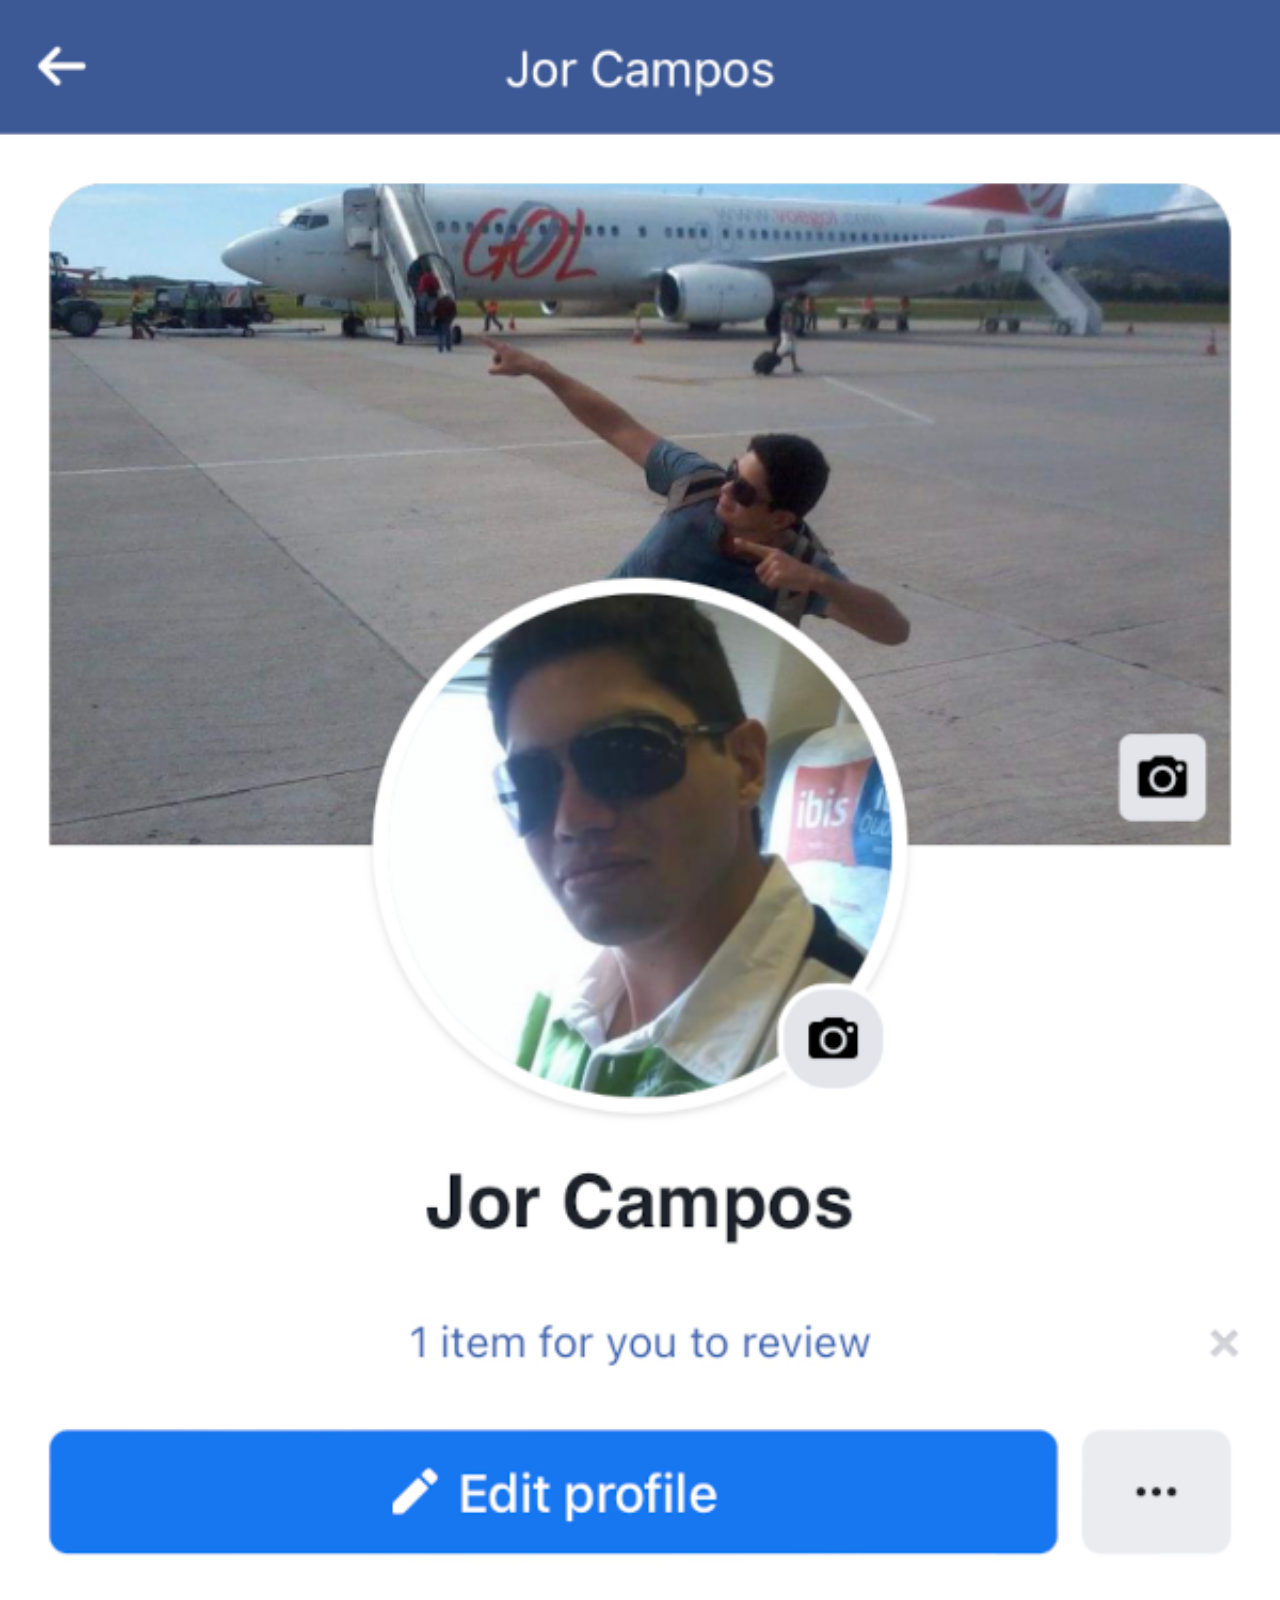
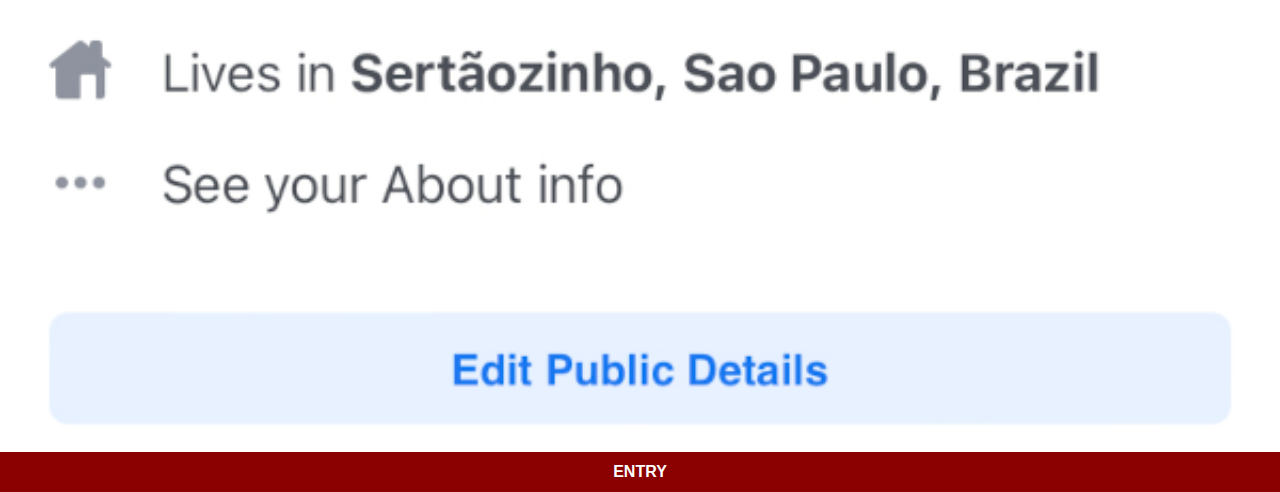
<file: face.html>
<!DOCTYPE html>
<html lang="pt-br">
<head>
    <meta charset="UTF-8">
    <meta http-equiv="X-UA-Compatible" content="IE=edge">
    <meta name="viewport" content="width=device-width, initial-scale=1.0">
    <title>Facebook</title>
    <link rel="stylesheet" href="social.css">
</head>
<body>
    <img src="imagens/face tela2.png" alt="">
    <a href="https://www.facebook.com/jor.campos.35/" target="_blank">ENTRY</a>
</body>
</html>
</file>
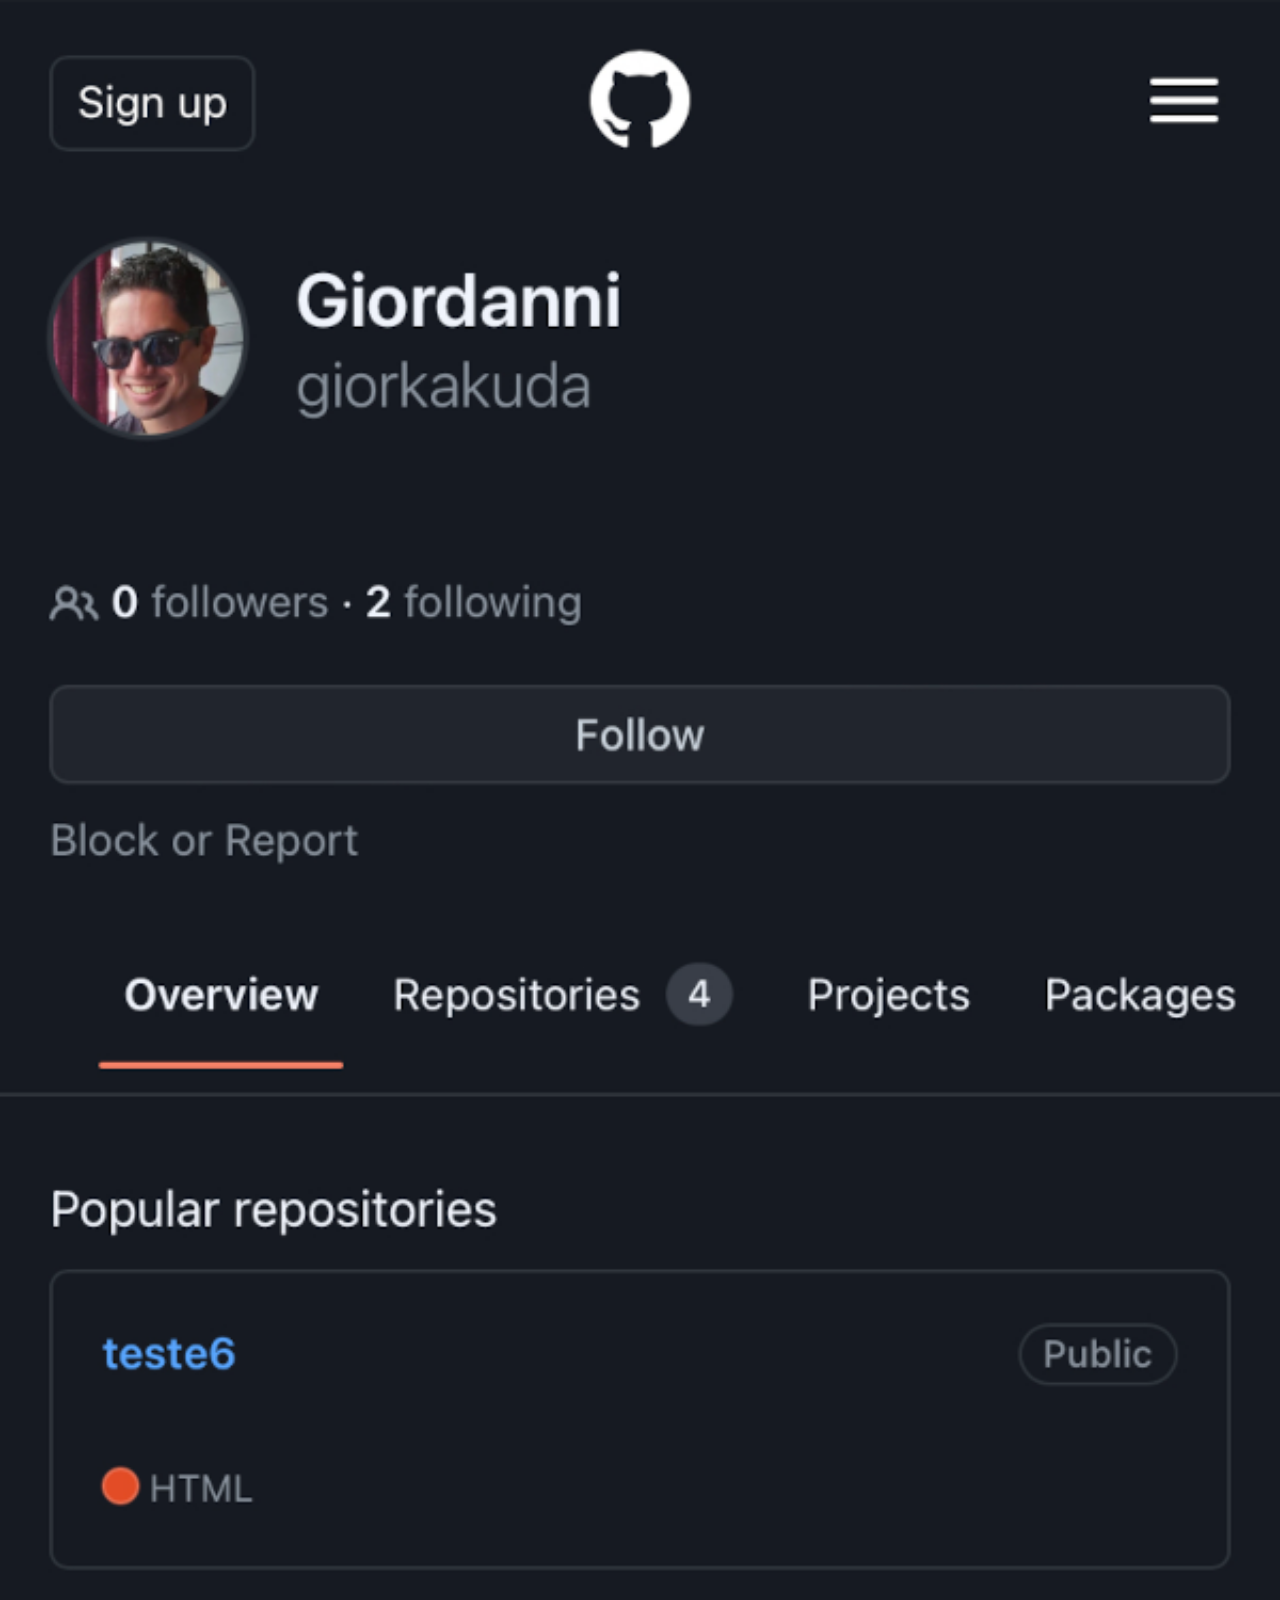
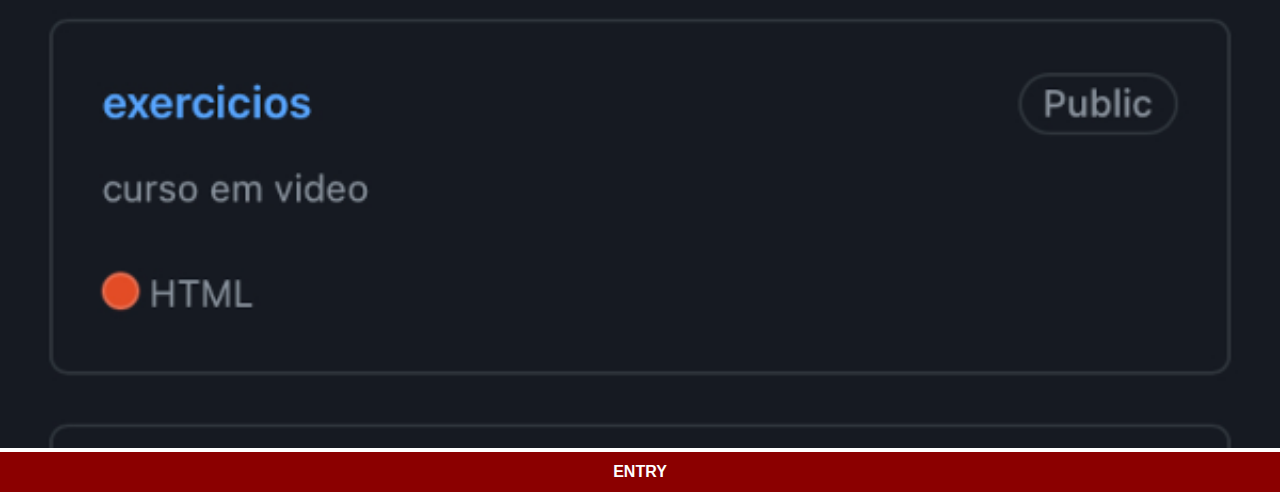
<file: github.html>
<!DOCTYPE html>
<html lang="pt-br">
<head>
    <meta charset="UTF-8">
    <meta http-equiv="X-UA-Compatible" content="IE=edge">
    <meta name="viewport" content="width=device-width, initial-scale=1.0">
    <title>Github</title>
    <link rel="stylesheet" href="social.css">
</head>
<body>
    <img src="imagens/github tela2.png" alt="Github">
    <a href="https://github.com/giorkakuda" target="_blank">ENTRY</a>
    
</body>
</html>
</file>
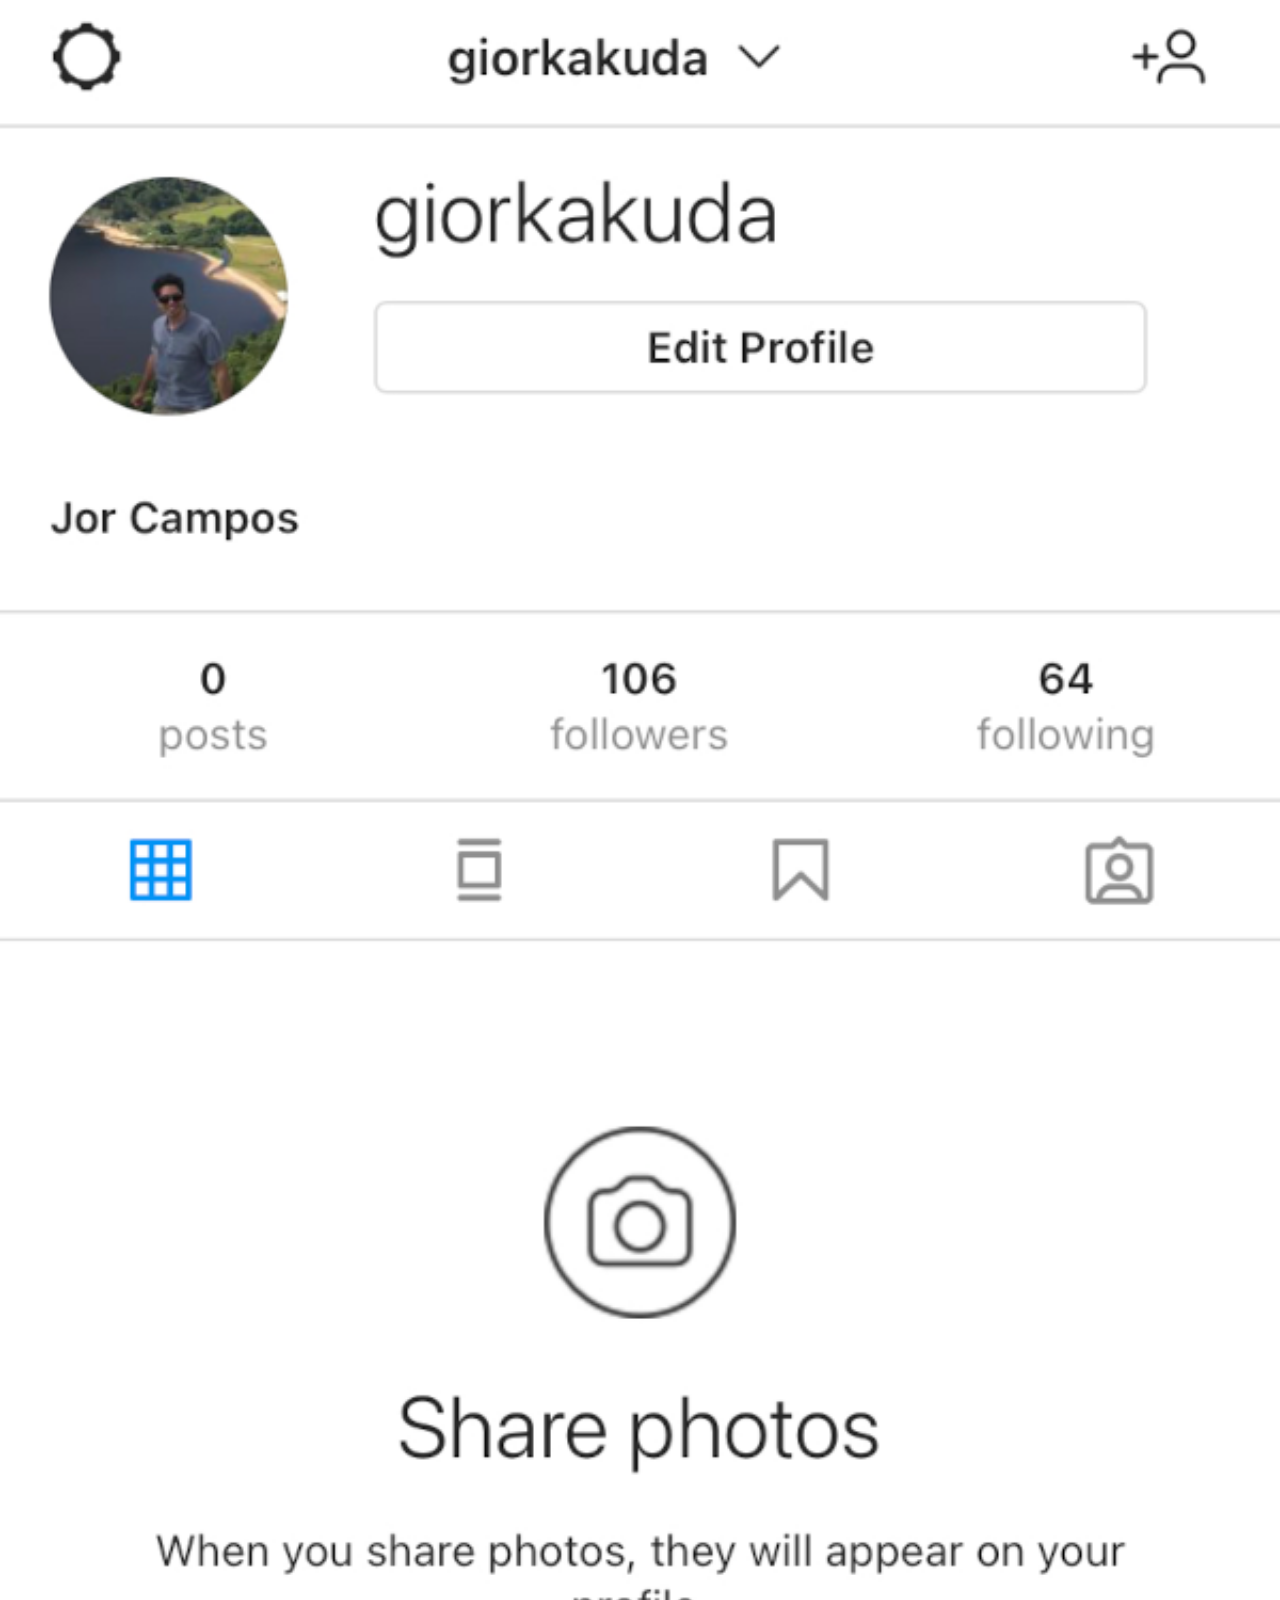
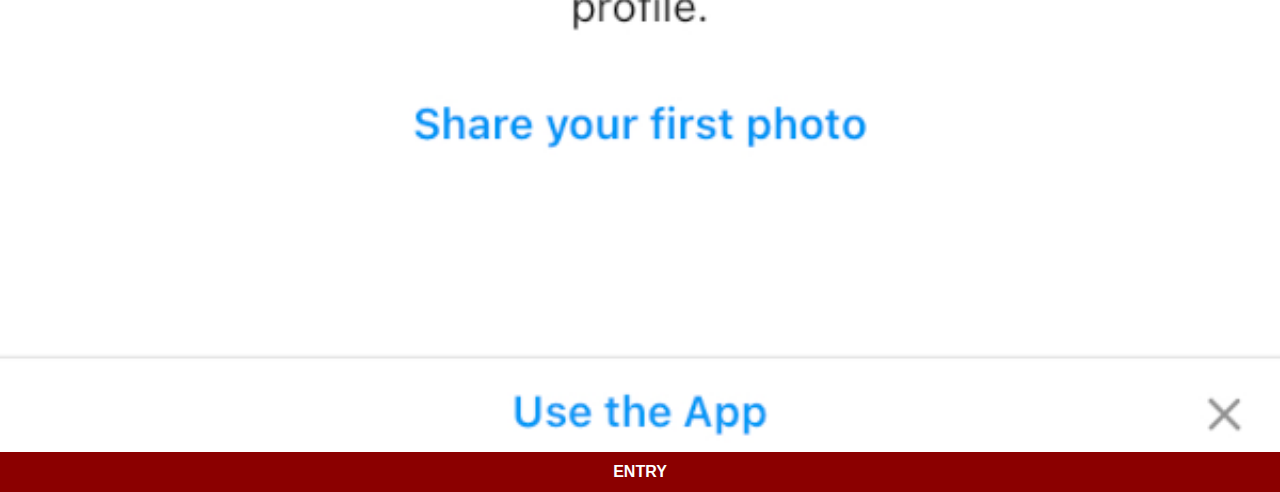
<file: instagram.html>
<!DOCTYPE html>
<html lang="pt-br">
<head>
    <meta charset="UTF-8">
    <meta http-equiv="X-UA-Compatible" content="IE=edge">
    <meta name="viewport" content="width=device-width, initial-scale=1.0">
    <title>Instagram</title>
    <link rel="stylesheet" href="social.css">
</head>
<body>
    <img src="imagens/insta tela2.png" alt="instagram">
    <a href="https://www.instagram.com/giorkakuda/" target="_blank">ENTRY</a>
</body>
</html>
</file>
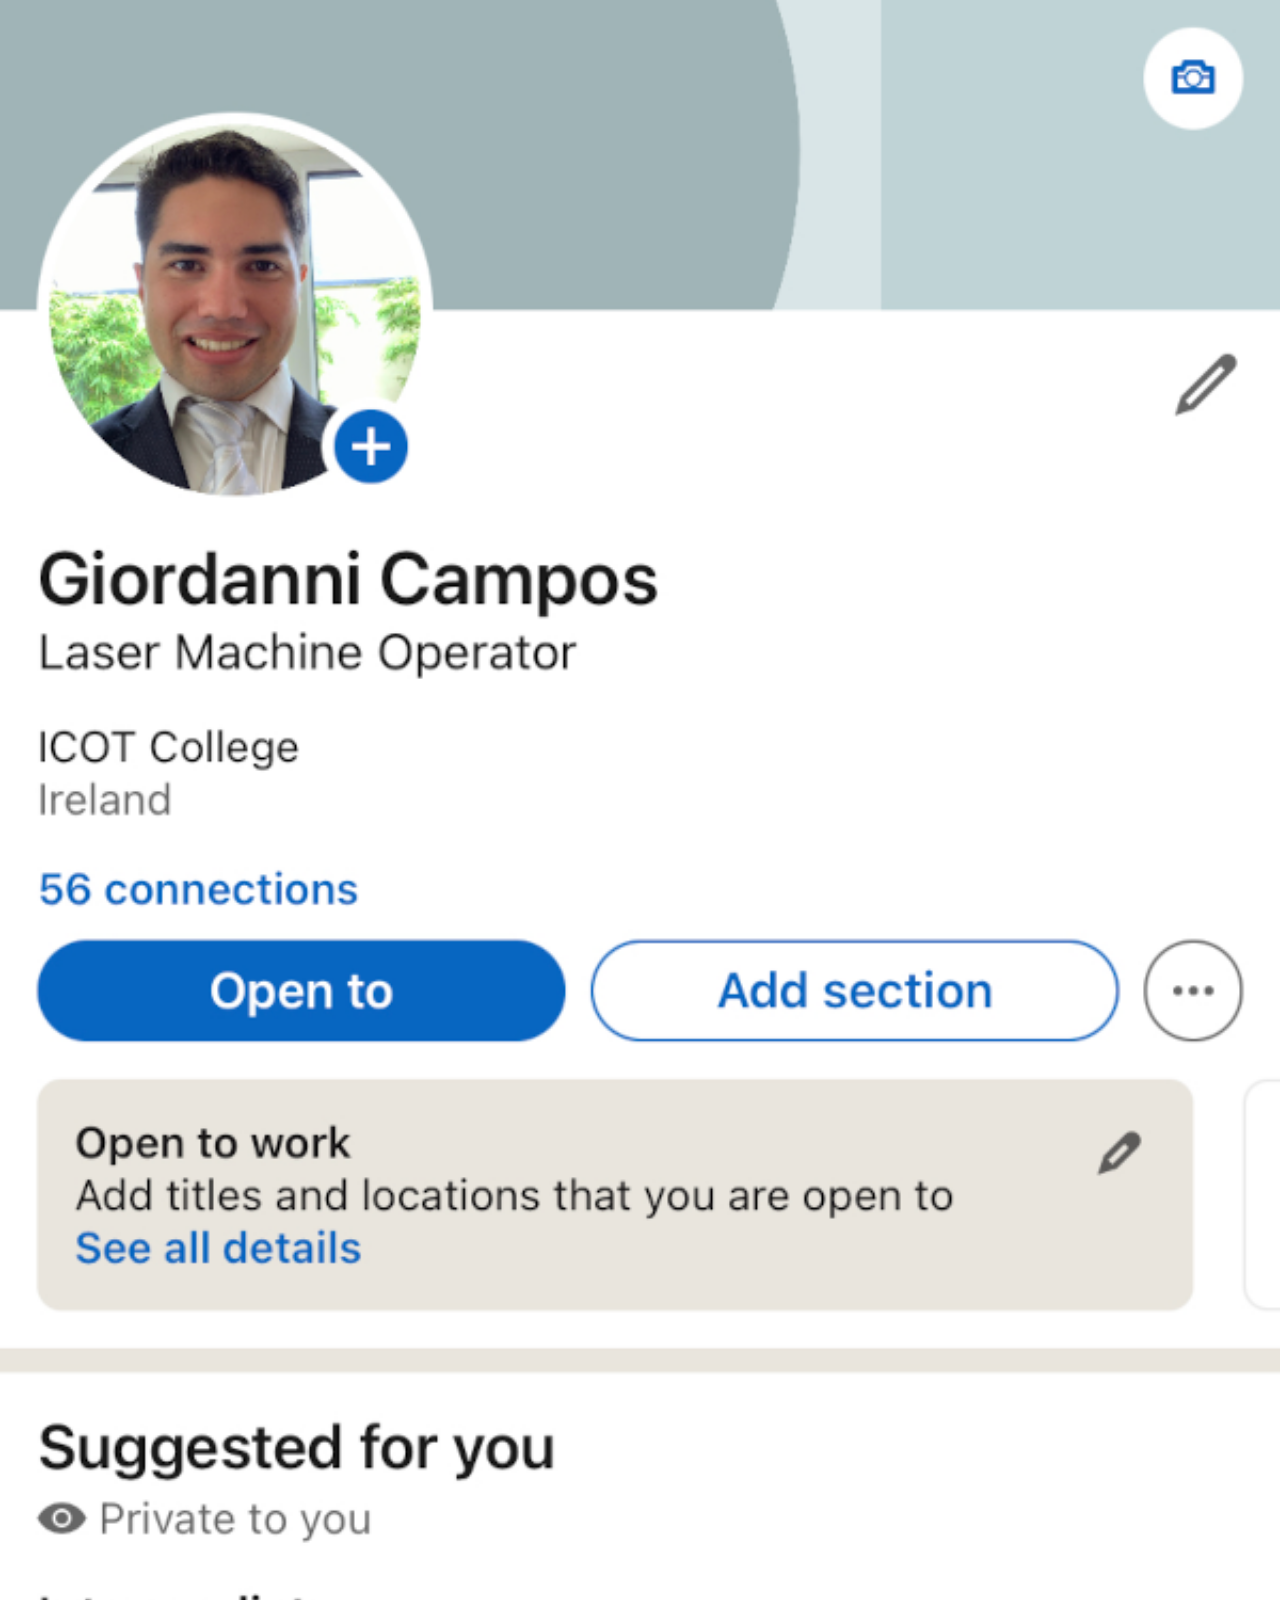
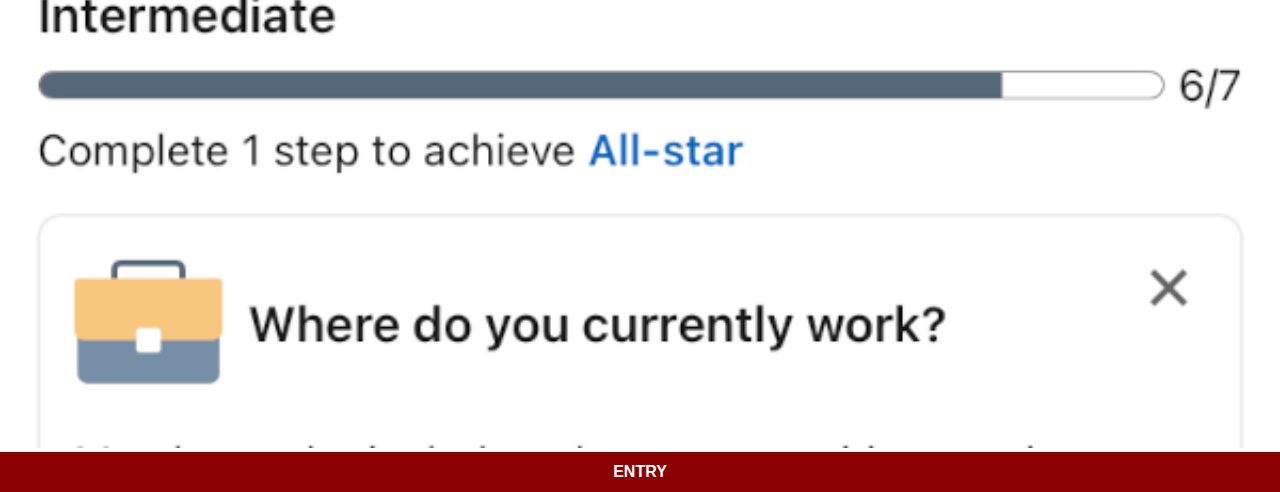
<file: linkedin.html>
<!DOCTYPE html>
<html lang="pt-br">
<head>
    <meta charset="UTF-8">
    <meta http-equiv="X-UA-Compatible" content="IE=edge">
    <meta name="viewport" content="width=device-width, initial-scale=1.0">
    <title>YouTube</title>
    <link rel="stylesheet" href="social.css">

</head>
<body>
    <img src="imagens/linkedin tela2.png" alt="linkedin">
    <a href="https://ie.linkedin.com/in/giordanni-campos-6341a4192" target="_blank">ENTRY</a>
</body>
</html>
</file>
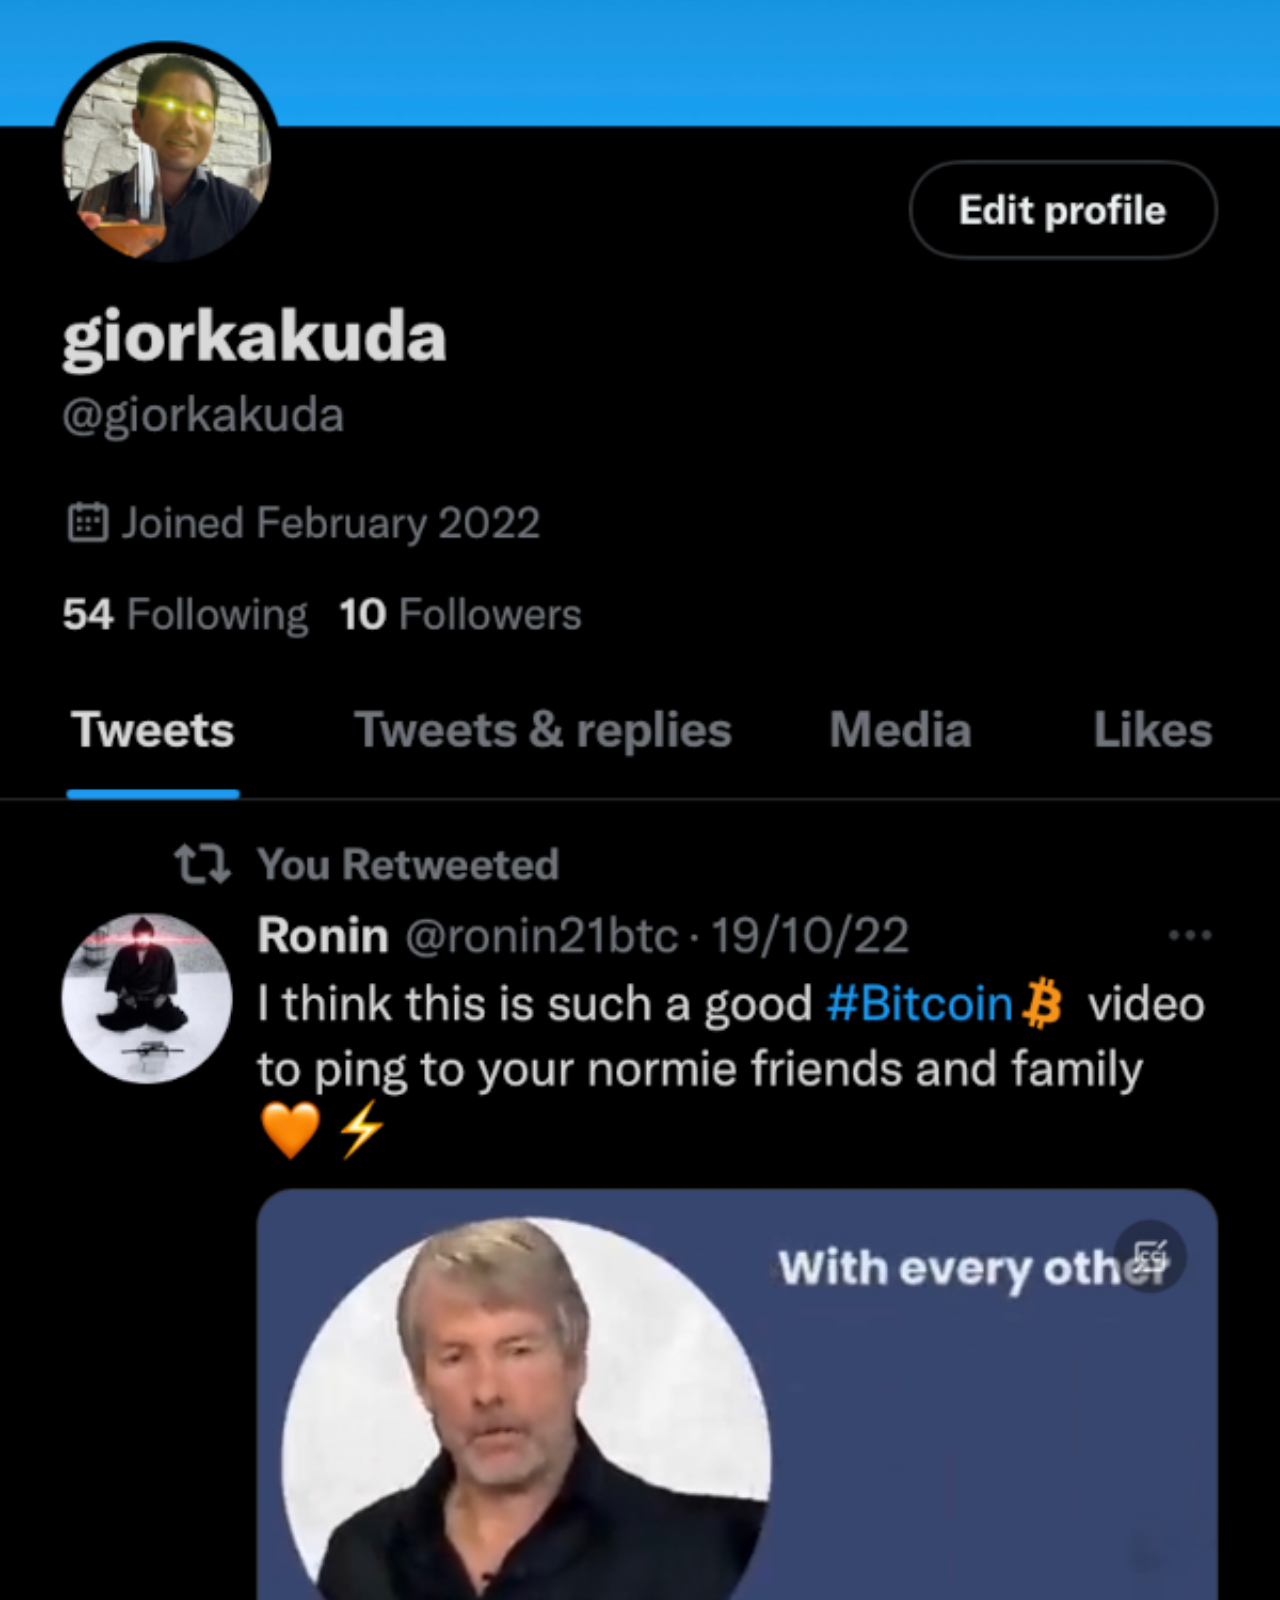
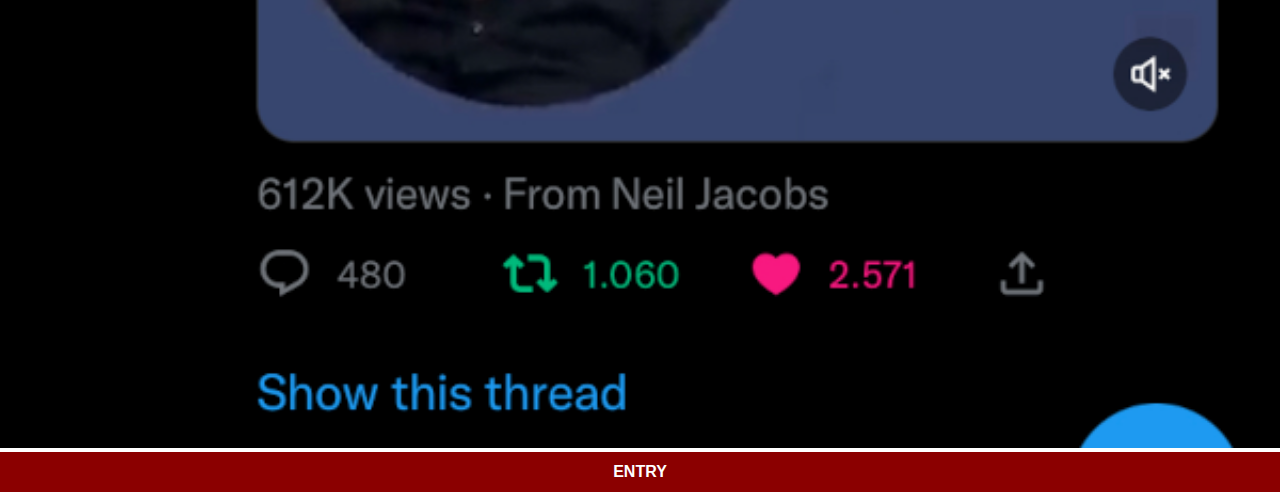
<file: twiter.html>
<!DOCTYPE html>
<html lang="en">
<head>
    <meta charset="UTF-8">
    <meta http-equiv="X-UA-Compatible" content="IE=edge">
    <meta name="viewport" content="width=device-width, initial-scale=1.0">
    <title>tiwiter</title>
    <link rel="stylesheet" href="social.css">
</head>
<body>
    <img src="imagens/twiter tela2.png" alt="">
    <a href="https://twitter.com/giorkakuda" target="_blank">ENTRY</a>
</body>
</html>
</file>
<file: social.css>
@charset "UTF-8";

* {
    margin: 0px;
    padding: 0px;
    font-family: Arial, Helvetica, sans-serif;
}

img {
    width: 100vw;
}
::-webkit-scrollbar {
    width: 0px;
    height: 0px;
}
a {
    display: block;
    background-color: darkred;
    color: white;
    padding: 11px;
    text-align: center;
    font-weight: bolder;
    text-decoration: none;
}
a:hover {
    background-color: red;
}
</file>
